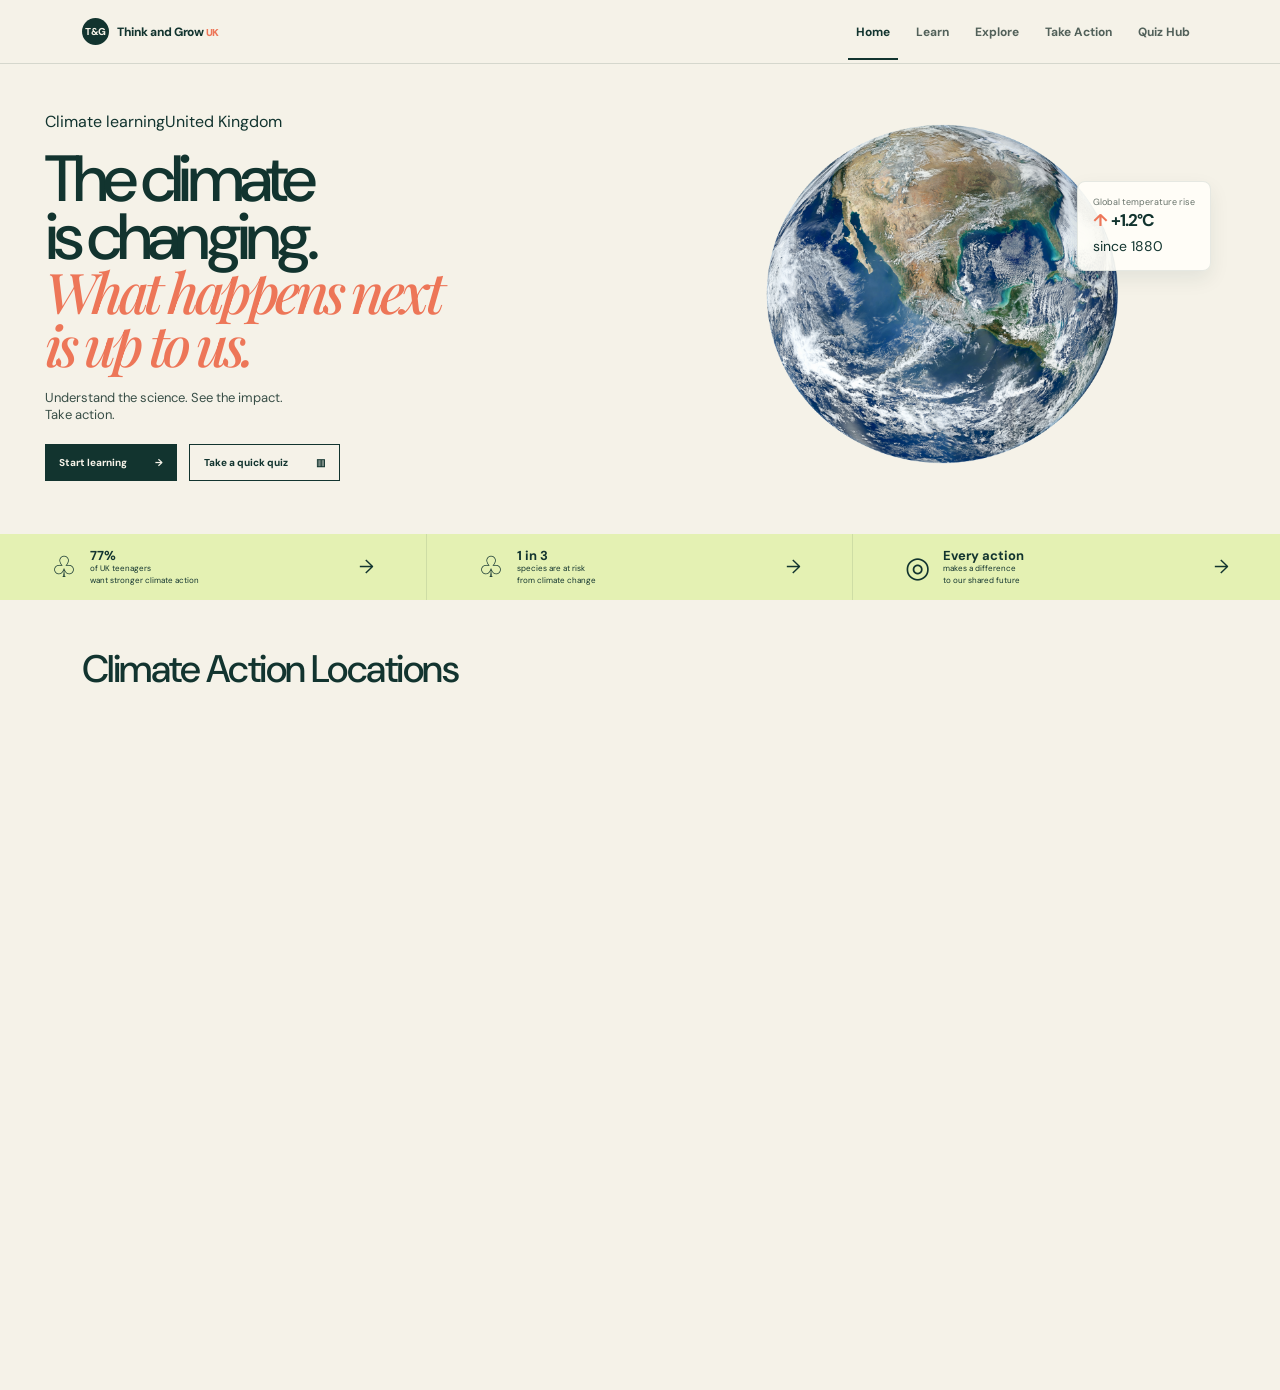
<file: Think and Grow/Think & Grow/Index.html>
<!DOCTYPE html>
<html lang="en">

<head>
  <meta charset="UTF-8">
  <meta name="viewport" content="width=device-width, initial-scale=1.0">
  <title>Think and Grow</title>

  <link rel="stylesheet" href="https://cdn.jsdelivr.net/npm/bootstrap@5.3.3/dist/css/bootstrap.min.css">
  <link
    href="https://fonts.googleapis.com/css2?family=DM+Sans:wght@400;500;700;800&family=Playfair+Display:ital,wght@0,500;1,500&display=swap"
    rel="stylesheet">
  <link rel="stylesheet" href="CSS/style.css">
</head>

<body>
  <!-- The header gives visitors a clear way to move around the website. -->
  <header class="site-header navbar navbar-expand-lg" data-bs-theme="light">
    <div class="container">
    <a class="brand navbar-brand" href="#top" aria-label="Think and Grow home">
      <span class="brand-icon">T&amp;G</span>
      <span>Think and Grow <b>UK</b></span>
    </a>

    <button class="navbar-toggler" type="button" data-bs-toggle="collapse" data-bs-target="#mainNav" aria-controls="mainNav" aria-label="Toggle navigation" aria-expanded="false">
      <span class="navbar-toggler-icon"></span>
    </button>
    <nav class="main-nav navbar-collapse collapse" id="mainNav" aria-label="Main navigation">
      <div class="navbar-nav ms-auto">
        <a class="nav-link current" aria-current="page" href="#top">Home</a>
        <a class="nav-link" href="Pages/Learn.html">Learn</a>
        <a class="nav-link" href="Pages/explore.html">Explore</a>
        <a class="nav-link" href="Pages/take_action.html">Take Action</a>
        <a class="nav-link" href="Pages/quiz.html">Quiz Hub</a>
      </div>
    </nav>
    </div>
  </header>

  <!-- First page section: this is the main area visitors see first. -->
  <main id="top">
    <section class="hero-shell" aria-labelledby="hero-title">
      <div class="hero container row align-items-center">
        <div class="hero-copy col-lg-6">
        <p class="hero-kicker"><span>Climate learning</span><span>United Kingdom</span></p>
        <h1 id="hero-title">The climate<br>is changing.<br><em>What happens next<br>is up to us.</em></h1>
        <p class="hero-introduction">Understand the science. See the impact.<br>Take action.</p>
        <div class="hero-buttons">
          <a class="button button-dark" href="Pages/Learn.html">Start learning <span>→</span></a>
          <a class="button button-light" href="Pages/quiz.html">Take a quick quiz <span>▥</span></a>
        </div>
      </div>

      <div class="planet-area col-lg-6" aria-label="An illustration of Earth and global warming">
        <div class="planet-stage">
          <img src="Assets/planet.png" alt="The Earth seen from space" class="planet-image">
          <div class="temperature-card"><span>Global temperature rise</span><strong>↑ +1.2°C</strong><small>since 1880</small>
          </div>
        </div>
      </div>
      </div>
    </section>

    <!-- These three facts form the bottom strip shown in the reference image. -->
    <section class="fact-strip row g-0" aria-label="Climate facts">
      <article class="fact col-md-4"><span class="fact-icon">♧</span>
        <p><strong>77%</strong><br><small>of UK teenagers<br>want stronger climate action</small></p><span
          class="fact-arrow">→</span>
      </article>
      <article class="fact col-md-4"><span class="fact-icon">♧</span>
        <p><strong>1 in 3</strong><br><small>species are at risk<br>from climate change</small></p><span
          class="fact-arrow">→</span>
      </article>
      <article class="fact col-md-4"><span class="fact-icon">◎</span>
        <p><strong>Every action</strong><br><small>makes a difference<br>to our shared future</small></p><span
          class="fact-arrow">→</span>
      </article>
    </section>
    <section class="map-section container py-5">
      <h2>Climate Action Locations</h2>
      <div class="ratio ratio-16x9 mt-4">
        <iframe title="Climate action locations map" src="https://www.google.com/maps/d/embed?mid=1jp8JQKVLphI-rudFCuaHUdrnlu5DNk4&amp;usp=sharing" loading="lazy" allowfullscreen></iframe>
      </div>
    </section>
  </main>

  <script src="https://cdn.jsdelivr.net/npm/bootstrap@5.3.3/dist/js/bootstrap.bundle.min.js"></script>
  <script src="JS/script.js"></script>
 
</body>

</html>
</file>
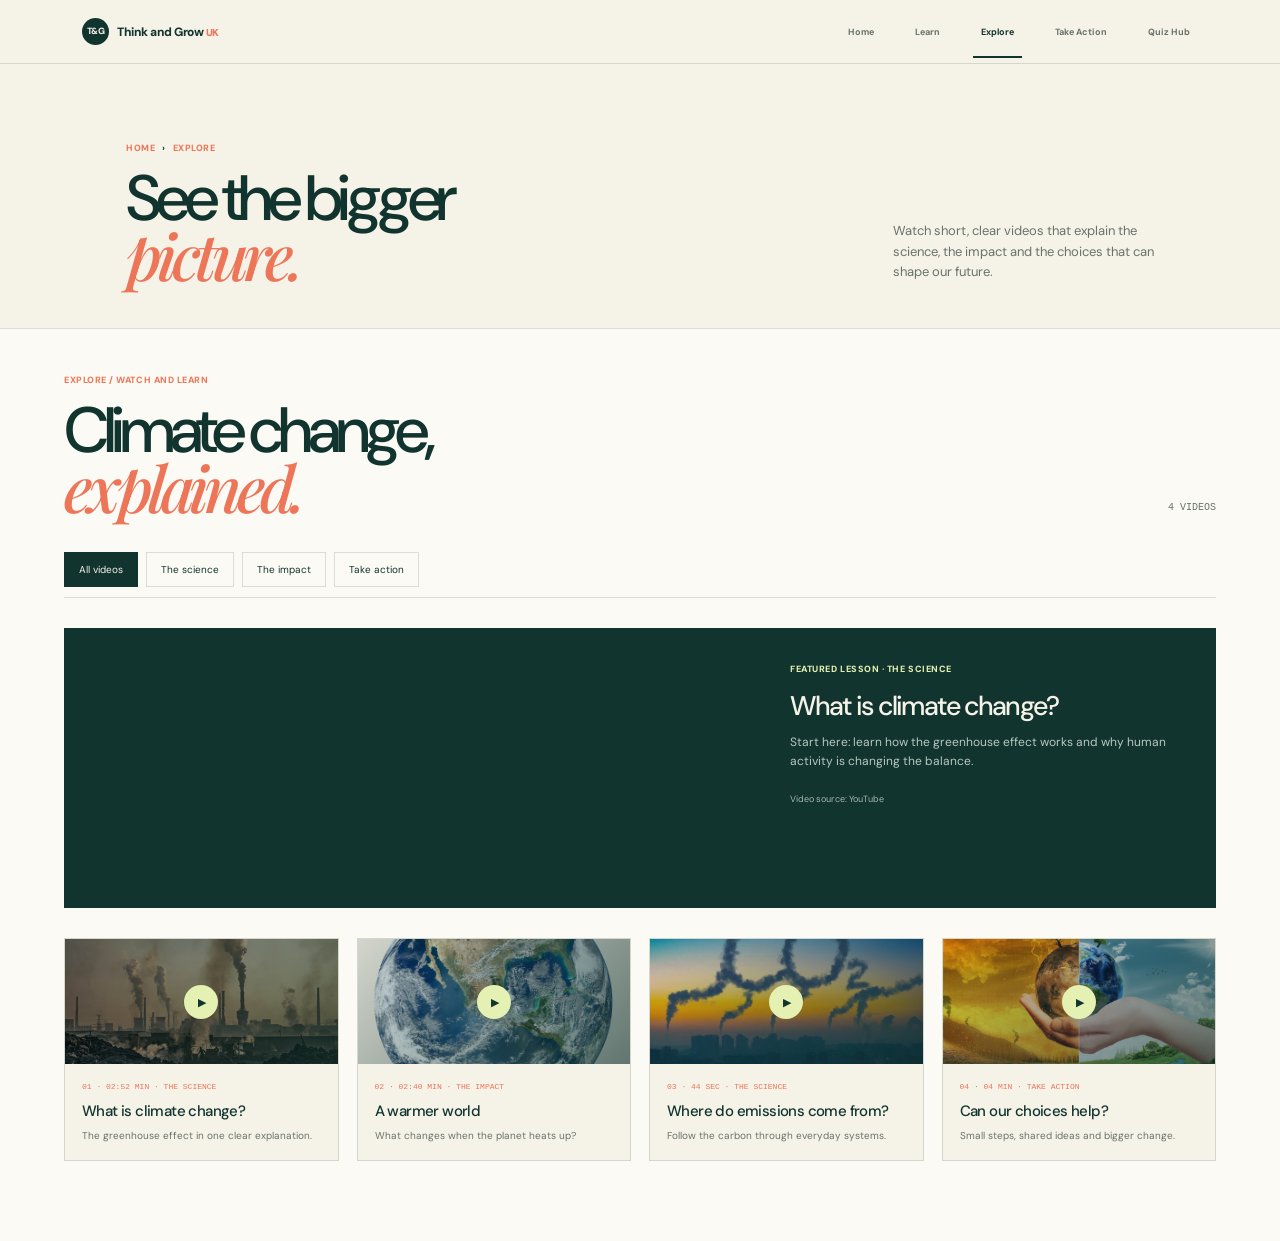
<file: Think and Grow/Think & Grow/Pages/explore.html>
<!DOCTYPE html>
<html lang="en-GB">

<head>
    <meta charset="UTF-8">
    <meta name="viewport" content="width=device-width, initial-scale=1.0">
    <meta name="description" content="Explore climate change videos for students.">
    <title>Explore Videos | Think and Grow</title>
    <link rel="stylesheet" href="https://cdn.jsdelivr.net/npm/bootstrap@5.3.3/dist/css/bootstrap.min.css">
    <link rel="preconnect" href="https://fonts.googleapis.com">
    <link rel="preconnect" href="https://fonts.gstatic.com" crossorigin>
    <link
        href="https://fonts.googleapis.com/css2?family=DM+Sans:wght@400;500;700;800&family=Playfair+Display:ital,wght@0,500;1,500&display=swap"
        rel="stylesheet">
    <link rel="stylesheet" href="../CSS/explore.css">
</head>

<body>
    <!-- Shared site header. The links can be connected to future pages later. -->
        <header class="site-header navbar navbar-expand-lg" data-bs-theme="light">
            <div class="container">
                <a class="brand navbar-brand" href="../Index.html" aria-label="Think and Grow home"><span
                class="brand-icon">T&amp;G</span><span>Think and Grow <b>UK</b></span></a>
                <button class="navbar-toggler" type="button" data-bs-toggle="collapse" data-bs-target="#mainNav" aria-controls="mainNav" aria-label="Toggle navigation" aria-expanded="false"><span class="navbar-toggler-icon"></span></button>
                <nav class="main-nav navbar-collapse collapse" id="mainNav" aria-label="Main navigation">
                    <div class="navbar-nav ms-auto">
                        <a class="nav-link" href="../Index.html">Home</a><a class="nav-link" href="Learn.html">Learn</a><a class="nav-link current" aria-current="page" href="explore.html">Explore</a><a class="nav-link" href="take_action.html">Take Action</a><a class="nav-link" href="quiz.html">Quiz Hub</a>
                    </div>
                </nav>
            </div>
    </header>

    <main>
        <section class="explore-intro container row g-4 align-items-end" aria-labelledby="pageTitle">
            <div class="col-md-7">
                <p class="breadcrumb"><a href="../Index.html">Home</a> <span>›</span> Explore</p>
                <h1 id="pageTitle">See the bigger<br><em>picture.</em></h1>
            </div>
            <p class="col-md-4 ms-auto">Watch short, clear videos that explain the science, the impact and the choices that can shape our future.
            </p>
        </section>

        <section class="video-section" aria-labelledby="videoTitle">
            <div class="section-heading">
                <div>
                    <p class="label">Explore / Watch and learn</p>
                    <h2 id="videoTitle">Climate change,<br><em>explained.</em></h2>
                </div>
                <p class="video-count" id="videoCount">4 videos</p>
            </div>
            <div class="topic-filters" aria-label="Filter videos by topic"><button class="filter-button active"
                    data-filter="all">All videos</button><button class="filter-button" data-filter="science">The
                    science</button><button class="filter-button" data-filter="impact">The impact</button><button
                    class="filter-button" data-filter="action">Take action</button></div>

                <div class="featured-video" id="featuredVideo">
                    <!-- The YouTube link is embedded here as the featured lesson video. -->
                    <div class="video-embed">
                        <iframe src="https://www.youtube.com/embed/bjwmrg__ZVw?rel=0" title="What is climate change?"
                            allow="accelerometer; autoplay; clipboard-write; encrypted-media; gyroscope; picture-in-picture; web-share"
                            allowfullscreen></iframe>
                    </div>
                <div class="featured-info">
                    <p class="label">Featured lesson · <span id="featuredTopic">The science</span></p>
                    <h3 id="featuredTitle">What is climate change?</h3>
                    <p id="featuredDescription">Start here: learn how the greenhouse effect works and why human activity
                        is changing the balance.</p>
                        <p class="video-note">Video source: YouTube</p>
                </div>
            </div>

            <div class="video-grid" id="videoGrid">
                <article class="video-card" data-topic="science" data-video-url="https://www.youtube.com/embed/bjwmrg__ZVw?rel=0" data-title="What is climate change?"
                    data-description="Start here: learn how the greenhouse effect works and why human activity is changing the balance."
                    data-label="The science">
                    <button class="card-image video-select" aria-label="Select What is climate change"><span
                            class="play-small">▶</span></button>
                    <div class="card-content">
                        <p class="card-meta">01 · 02:52 MIN · The science</p>
                        <h3>What is climate change?</h3>
                        <p>The greenhouse effect in one clear explanation.</p>
                    </div>
                </article>
                <article class="video-card" data-topic="impact" data-video-url="https://www.youtube.com/embed/qWoiBpfvdx0?rel=0" data-title="A warmer world"
                    data-description="See how rising temperatures affect weather, oceans, wildlife and communities around the world."
                    data-label="The impact">
                        <button class="card-image impact-image video-select" aria-label="Select A warmer world"><span
                            class="play-small">▶</span></button>
                    <div class="card-content">
                        <p class="card-meta">02 · 02:40 MIN · The impact</p>
                        <h3>A warmer world</h3>
                        <p>What changes when the planet heats up?</p>
                    </div>
                </article>
                <article class="video-card" data-topic="science" data-video-url="https://www.youtube.com/embed/FvUJpiWPeXo?rel=0" data-title="Where do emissions come from?"
                    data-description="Explore the main sources of greenhouse gases: energy, transport, food and land use."
                    data-label="The science">
                    <button class="card-image emissions-image video-select"
                        aria-label="Select Where do emissions come from"><span class="play-small">▶</span></button>
                    <div class="card-content">
                        <p class="card-meta">03 · 44 SEC · The science</p>
                        <h3>Where do emissions come from?</h3>
                        <p>Follow the carbon through everyday systems.</p>
                    </div>
                </article>
                <article class="video-card" data-topic="action" data-video-url="https://www.youtube.com/embed/4v0doLyJyr0?rel=0" data-title="Can our choices help?"
                    data-description="Discover practical ways students can reduce emissions, build a greener future and use their voice."
                    data-label="Take action">
                    <button class="card-image action-image video-select" aria-label="Select Can our choices help"><span
                            class="play-small">▶</span></button>
                    <div class="card-content">
                        <p class="card-meta">04 · 04 min · Take action</p>
                        <h3>Can our choices help?</h3>
                        <p>Small steps, shared ideas and bigger change.</p>
                    </div>
                </article>
            </div>
        </section>
    </main>
    <script src="https://cdn.jsdelivr.net/npm/bootstrap@5.3.3/dist/js/bootstrap.bundle.min.js"></script>
    <script src="../JS/explore.js"></script>
</body>

</html>
</file>
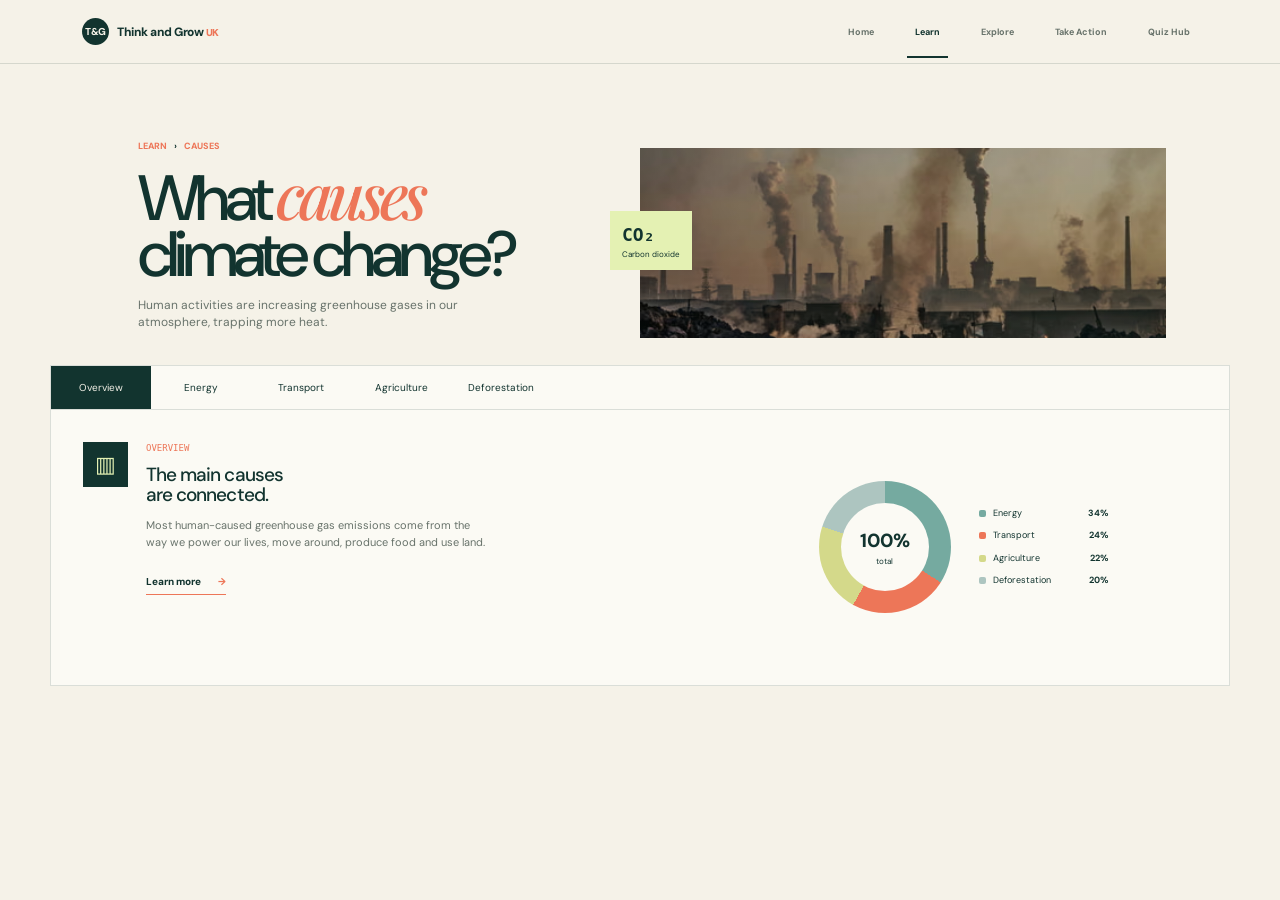
<file: Think and Grow/Think & Grow/Pages/Learn.html>
<!DOCTYPE html>
<html lang="en-GB">
<head>
	<meta charset="UTF-8">
	<meta name="viewport" content="width=device-width, initial-scale=1.0">
	<meta name="description" content="Learn about the main human causes of climate change.">
	<title>Learn the Causes | Think and Grow</title>

	<link rel="stylesheet" href="https://cdn.jsdelivr.net/npm/bootstrap@5.3.3/dist/css/bootstrap.min.css">
	<link href="https://fonts.googleapis.com/css2?family=DM+Sans:wght@400;500;700;800&family=Playfair+Display:ital,wght@0,500;1,500&display=swap" rel="stylesheet">
	<link rel="stylesheet" href="../CSS/Learn.css">
</head>
<body>
	<!-- This header keeps the Learn page connected to the home page. -->
	<header class="site-header navbar navbar-expand-lg" data-bs-theme="light">
		<div class="container">
			<a class="brand navbar-brand" href="../Index.html" aria-label="Think and Grow home"><span class="brand-icon">T&amp;G</span><span>Think and Grow <b>UK</b></span></a>
			<button class="navbar-toggler" type="button" data-bs-toggle="collapse" data-bs-target="#mainNav" aria-controls="mainNav" aria-label="Toggle navigation" aria-expanded="false"><span class="navbar-toggler-icon"></span></button>
			<nav class="main-nav navbar-collapse collapse" id="mainNav" aria-label="Main navigation">
				<div class="navbar-nav ms-auto">
					<a class="nav-link" href="../Index.html">Home</a><a class="nav-link current" aria-current="page" href="Learn.html">Learn</a><a class="nav-link" href="explore.html">Explore</a><a class="nav-link" href="take_action.html">Take Action</a><a class="nav-link" href="quiz.html">Quiz Hub</a>
				</div>
			</nav>
		</div>
	</header>

	<main>
		<section class="learn-hero container row g-5 align-items-center" aria-labelledby="pageTitle">
			<div class="intro-copy col-md-6"><p class="breadcrumb"><a href="../Index.html">Learn</a> <span>›</span> Causes</p><h1 id="pageTitle">What <em>causes</em><br>climate change?</h1><p>Human activities are increasing greenhouse gases in our atmosphere, trapping more heat.</p></div>
			<div class="factory-image col-md-6" role="img" aria-label="Smoke rising from factory chimneys"><div class="co2-label"><strong>CO₂</strong><span>Carbon dioxide</span></div></div>
		</section>

		<section class="causes-dashboard" aria-labelledby="dashboardTitle">
			<h2 id="dashboardTitle" class="sr-only">Climate change causes dashboard</h2>
			<div class="category-tabs" role="tablist" aria-label="Causes of climate change">
				<button class="category-tab active" id="overviewTab" role="tab" aria-selected="true" aria-controls="overviewPanel" data-category="overview">Overview</button>
				<button class="category-tab" id="energyTab" role="tab" aria-selected="false" aria-controls="categoryPanel" data-category="energy">Energy</button>
				<button class="category-tab" id="transportTab" role="tab" aria-selected="false" aria-controls="categoryPanel" data-category="transport">Transport</button>
				<button class="category-tab" id="agricultureTab" role="tab" aria-selected="false" aria-controls="categoryPanel" data-category="agriculture">Agriculture</button>
				<button class="category-tab" id="deforestationTab" role="tab" aria-selected="false" aria-controls="categoryPanel" data-category="deforestation">Deforestation</button>
			</div>

			<div class="overview-panel" id="overviewPanel" role="tabpanel" aria-labelledby="overviewTab">
				<div class="category-explanation"><span class="factory-icon">▥</span><div><p class="label">Overview</p><h3>The main causes<br>are connected.</h3><p class="explanation-text">Most human-caused greenhouse gas emissions come from the way we power our lives, move around, produce food and use land.</p><button class="learn-more" data-category="energy">Learn more <span>→</span></button></div></div>
				<div class="overview-chart"><div class="donut overview-donut"><span>100%<small>total</small></span></div><div class="legend"><p><i class="energy"></i>Energy <b>34%</b></p><p><i class="transport"></i>Transport <b>24%</b></p><p><i class="agriculture"></i>Agriculture <b>22%</b></p><p><i class="deforestation"></i>Deforestation <b>20%</b></p></div></div>
			</div>

			<div class="category-panel hidden" id="categoryPanel" role="tabpanel" aria-live="polite" aria-labelledby="energyTab">
				<div class="category-explanation"><span class="factory-icon" id="categoryIcon">▥</span><div><p class="label" id="categoryLabel">Energy</p><h3 id="categoryTitle">Energy production<br>burns fossil fuels.</h3><p class="explanation-text" id="categoryDescription">Burning coal, oil and gas to make electricity and heat releases large amounts of carbon dioxide into the atmosphere.</p><button class="learn-more" id="nextFact">Explore another cause <span>→</span></button></div></div>
				<div class="category-chart"><div class="donut" id="categoryDonut"><span id="categoryPercent">34%<small>of emissions</small></span></div><div class="chart-copy"><p class="chart-kicker">Grouped estimate · 2026 edition</p><h3 id="chartTitle">Energy</h3><p id="chartSummary">The biggest share in this learning model.</p><div class="bar"><span id="categoryBar"></span></div><p class="source-note">Percentages are rounded educational estimates based on recent global greenhouse-gas sector data. Categories are grouped to make comparison easier.</p></div></div>
			</div>
		</section>
	</main>

	<script src="https://cdn.jsdelivr.net/npm/bootstrap@5.3.3/dist/js/bootstrap.bundle.min.js"></script>
	<script src="../JS/Learn.js"></script>
</body>
</html>
</file>
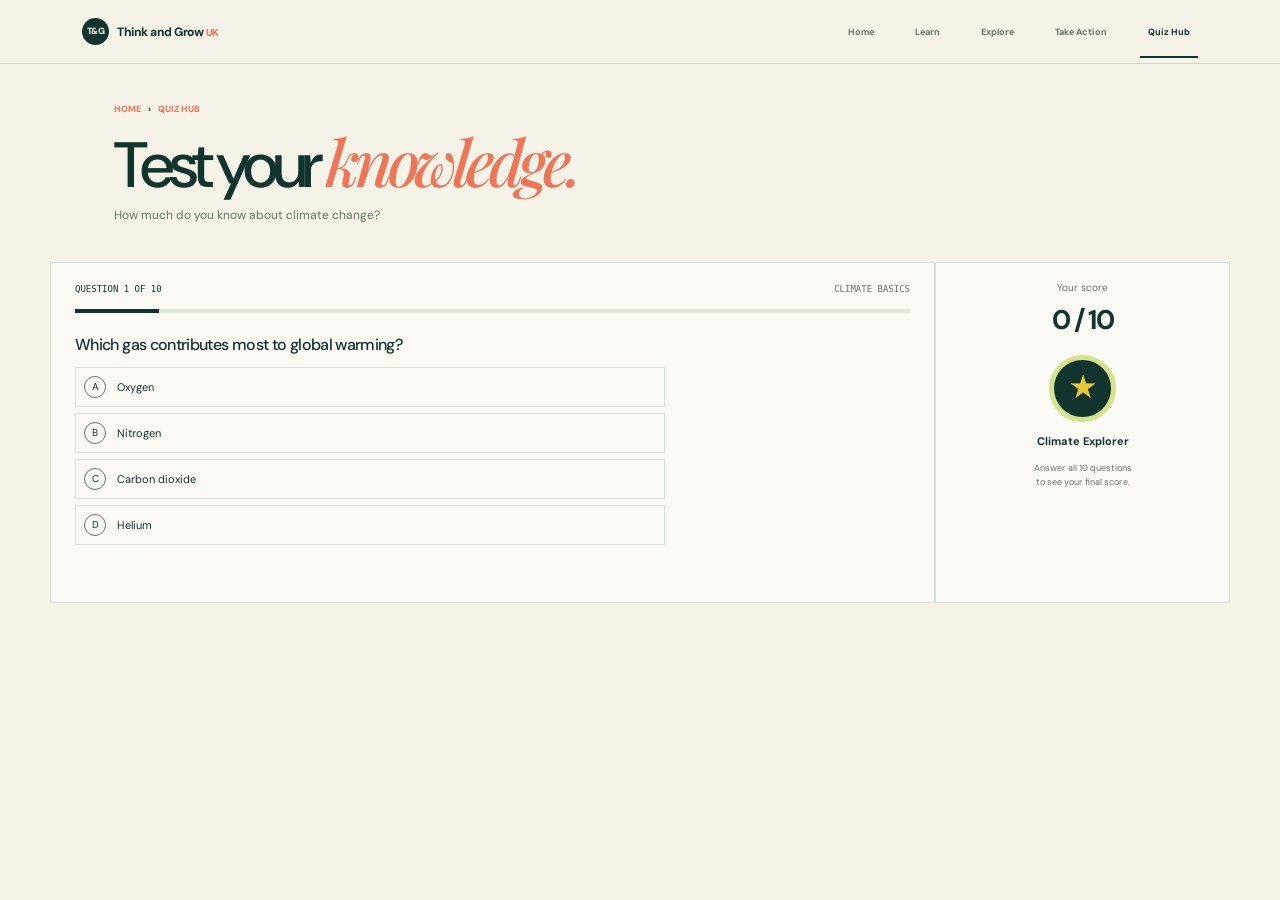
<file: Think and Grow/Think & Grow/Pages/quiz.html>
<!DOCTYPE html>
<html lang="en-GB">

<head>
    <meta charset="UTF-8">
    <meta name="viewport" content="width=device-width, initial-scale=1.0">
    <meta name="description" content="Test your climate change and geography knowledge.">
    <title>Quiz Hub | Think and Grow</title>
    <link rel="stylesheet" href="https://cdn.jsdelivr.net/npm/bootstrap@5.3.3/dist/css/bootstrap.min.css">
    <link rel="preconnect" href="https://fonts.googleapis.com">
    <link rel="preconnect" href="https://fonts.gstatic.com" crossorigin>
    <link
        href="https://fonts.googleapis.com/css2?family=DM+Sans:wght@400;500;700;800&family=Playfair+Display:ital,wght@0,500;1,500&display=swap"
        rel="stylesheet">
    <link rel="stylesheet" href="../CSS/quiz.css">
</head>

<body>
        <header class="site-header navbar navbar-expand-lg" data-bs-theme="light">
            <div class="container">
                <a class="brand navbar-brand" href="../Index.html" aria-label="Think and Grow home"><span
                class="brand-icon">T&amp;G</span><span>Think and Grow <b>UK</b></span></a>
                <button class="navbar-toggler" type="button" data-bs-toggle="collapse" data-bs-target="#mainNav" aria-controls="mainNav" aria-label="Toggle navigation" aria-expanded="false"><span class="navbar-toggler-icon"></span></button>
                <nav class="main-nav navbar-collapse collapse" id="mainNav" aria-label="Main navigation">
                    <div class="navbar-nav ms-auto">
                        <a class="nav-link" href="../Index.html">Home</a><a class="nav-link" href="Learn.html">Learn</a><a class="nav-link" href="explore.html">Explore</a><a class="nav-link" href="take_action.html">Take Action</a><a class="nav-link current" aria-current="page" href="quiz.html">Quiz Hub</a>
                    </div>
                </nav>
            </div>
    </header>

    <main>
        <section class="quiz-intro container" aria-labelledby="pageTitle">
            <div>
                <p class="breadcrumb"><a href="../Index.html">Home</a> <span>›</span> Quiz Hub</p>
                <h1 id="pageTitle">Test your <em>knowledge.</em></h1>
                <p>How much do you know about climate change?</p>
            </div>
        </section>

        <section class="quiz-layout container row g-3" aria-labelledby="quizTitle">
            <div class="quiz-card col-md-9">
                <div class="quiz-topline"><span id="questionNumber">Question 1 of 10</span><span
                        id="questionTopic">Climate basics</span></div>
                <div class="progress-track"><span id="progressBar"></span></div>
                <h2 id="quizTitle">Which gas contributes most to global warming?</h2>
                <div class="answer-list" id="answerList"></div>
                <p class="feedback" id="feedback" aria-live="polite"></p>
                <button class="next-button hidden" id="nextButton">Next question <span>→</span></button>
            </div>
            <aside class="score-card col-md-3" aria-label="Your quiz score">
                <p>Your score</p><strong id="score">0 / 10</strong>
                <div class="badge">★</div><b id="scoreLabel">Climate Explorer</b><small>Answer all 10 questions<br>to
                    see your final score.</small>
            </aside>
        </section>
    </main>
    <script src="https://cdn.jsdelivr.net/npm/bootstrap@5.3.3/dist/js/bootstrap.bundle.min.js"></script>
    <script src="../JS/quiz.js"></script>
</body>

</html>
</file>
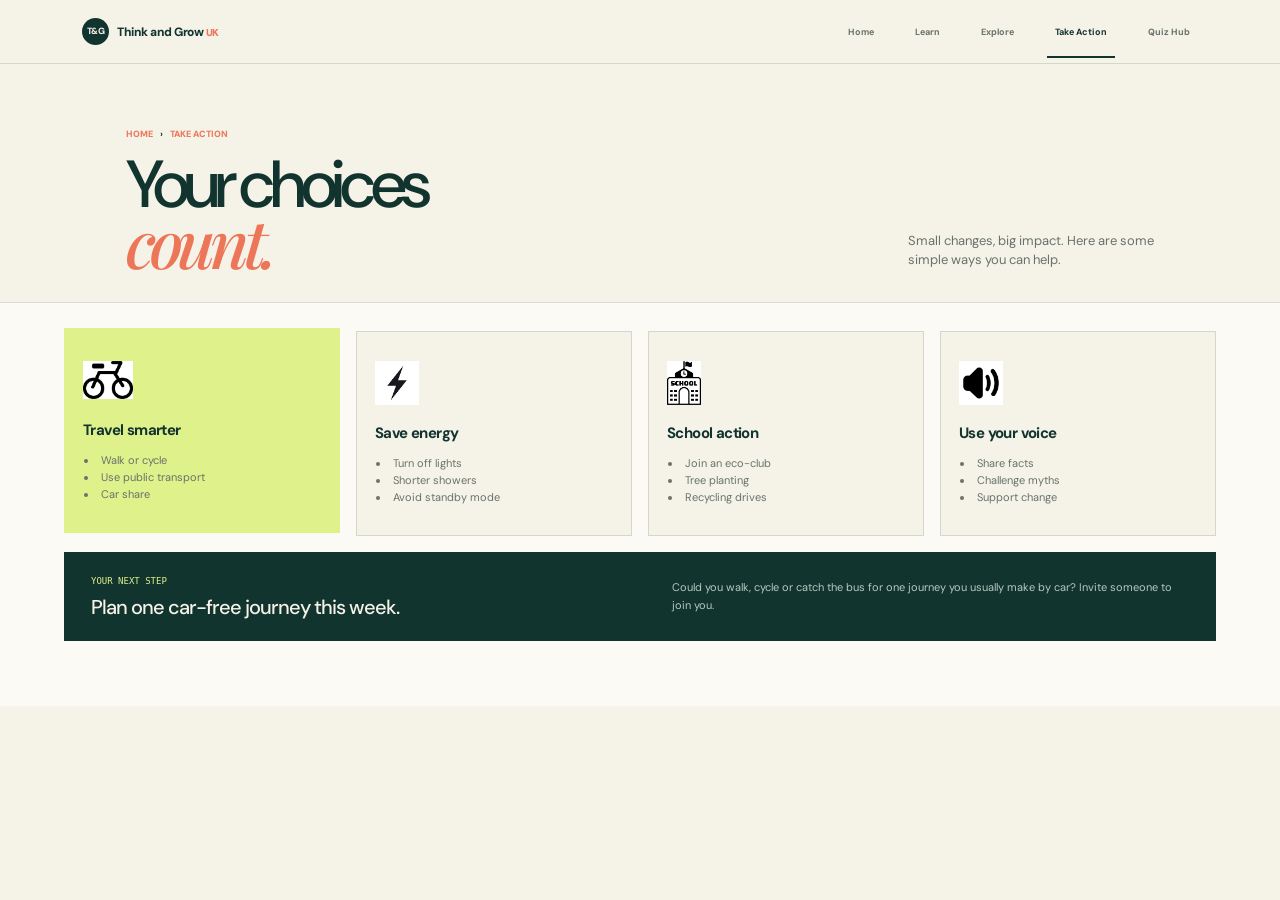
<file: Think and Grow/Think & Grow/Pages/take_action.html>
<!DOCTYPE html>
<html lang="en-GB">

<head>
    <meta charset="UTF-8">
    <meta name="viewport" content="width=device-width, initial-scale=1.0">
    <meta name="description" content="Practical climate actions for students.">
    <title>Take Action | Think and Grow</title>
    <link rel="stylesheet" href="https://cdn.jsdelivr.net/npm/bootstrap@5.3.3/dist/css/bootstrap.min.css">
    <link rel="preconnect" href="https://fonts.googleapis.com">
    <link rel="preconnect" href="https://fonts.gstatic.com" crossorigin>
    <link
        href="https://fonts.googleapis.com/css2?family=DM+Sans:wght@400;500;700;800&family=Playfair+Display:ital,wght@0,500;1,500&display=swap"
        rel="stylesheet">
    <link rel="stylesheet" href="../CSS/take_action.css">
</head>

<body>
    <!-- Shared header: the Think and Grow logo stays consistent across pages. -->
        <header class="site-header navbar navbar-expand-lg" data-bs-theme="light">
            <div class="container">
                <a class="brand navbar-brand" href="../Index.html" aria-label="Think and Grow home"><span
                class="brand-icon">T&amp;G</span><span>Think and Grow <b>UK</b></span></a>
                <button class="navbar-toggler" type="button" data-bs-toggle="collapse" data-bs-target="#mainNav" aria-controls="mainNav" aria-label="Toggle navigation" aria-expanded="false"><span class="navbar-toggler-icon"></span></button>
                <nav class="main-nav navbar-collapse collapse" id="mainNav" aria-label="Main navigation">
                    <div class="navbar-nav ms-auto">
                        <a class="nav-link" href="../Index.html">Home</a><a class="nav-link" href="Learn.html">Learn</a><a class="nav-link" href="explore.html">Explore</a><a class="nav-link current" aria-current="page" href="take_action.html">Take Action</a><a class="nav-link" href="quiz.html">Quiz Hub</a>
                    </div>
                </nav>
            </div>
    </header>

    <main>
        <section class="action-intro container row g-4 align-items-end" aria-labelledby="pageTitle">
            <div class="col-md-7">
                <p class="breadcrumb"><a href="../Index.html">Home</a> <span>›</span> Take Action</p>
                <h1 id="pageTitle">Your choices<br><em>count.</em></h1>
            </div>
            <p class="col-md-4 ms-auto">Small changes, big impact. Here are some simple ways you can help.</p>
        </section>

        <section class="action-section" aria-labelledby="actionTitle">
            <h2 id="actionTitle" class="sr-only">Climate actions students can take</h2>
            <div class="action-grid">
                <button class="action-card selected" data-action="travel" aria-pressed="true"><img class="action-icon"
                        src="../Assets/bike.png" alt=""> <strong>Travel smarter</strong>
                    <ul>
                        <li>Walk or cycle</li>
                        <li>Use public transport</li>
                        <li>Car share</li>
                    </ul>
                </button>
                <button class="action-card" data-action="energy" aria-pressed="false"><img class="action-icon"
                        src="../Assets/energy.jpg" alt=""> <strong>Save energy</strong>
                    <ul>
                        <li>Turn off lights</li>
                        <li>Shorter showers</li>
                        <li>Avoid standby mode</li>
                    </ul>
                </button>
                <button class="action-card" data-action="school" aria-pressed="false"><img class="action-icon"
                        src="../Assets/school.png" alt=""> <strong>School action</strong>
                    <ul>
                        <li>Join an eco-club</li>
                        <li>Tree planting</li>
                        <li>Recycling drives</li>
                    </ul>
                </button>
                <button class="action-card" data-action="voice" aria-pressed="false"><img class="action-icon"
                        src="../Assets/voice.jpg" alt=""> <strong>Use your voice</strong>
                    <ul>
                        <li>Share facts</li>
                        <li>Challenge myths</li>
                        <li>Support change</li>
                    </ul>
                </button>
            </div>
            <div class="action-tip" id="actionTip" aria-live="polite">
                <div>
                    <p class="tip-label">Your next step</p>
                    <h3>Plan one car-free journey this week.</h3>
                </div>
                <p>Could you walk, cycle or catch the bus for one journey you usually make by car? Invite someone to
                    join you.</p>
            </div>
        </section>
    </main>
    <script src="https://cdn.jsdelivr.net/npm/bootstrap@5.3.3/dist/js/bootstrap.bundle.min.js"></script>
    <script src="../JS/take_action.js"></script>
</body>

</html>
</file>
<file: Think and Grow/Think & Grow/CSS/style.css>
/* Colour and spacing variables make the design easier to change later. */
:root {
    --dark-green: #12342f;
    --cream: #f5f2e8;
    --pale-green: #e4f1b3;
    --coral: #ed7658;
    --muted: #68736b;
    --line: rgba(18, 52, 47, .14);
}
* {
    box-sizing: border-box;
}

html {
    scroll-behavior: smooth;
}

body {
    background: var(--cream);
    color: var(--dark-green);
    font-family: "DM Sans", sans-serif;
    margin: 0;
    padding-bottom: 0;
}

a {
    color: inherit;
    text-decoration: none;
}

button {
    color: inherit;
    cursor: pointer;
    font: inherit;
}

.large-text {
    font-size: 110%;
}

.large-text .hero-introduction,
.large-text .fact p {
    font-size: 1.05em;
}

/* Header */
.site-header {
    background: var(--cream);
    border-bottom: 1px solid var(--line);
    min-height: 64px;
    padding: 0;
    position: relative;
    z-index: 5;
}

.brand {
    align-items: center;
    display: flex;
    font-size: 12px;
    font-weight: 800;
    gap: 8px;
    letter-spacing: -.04em;
}

.brand.navbar-brand {
    color: var(--dark-green);
    margin: 0;
}

.brand b {
    color: var(--coral);
    font-size: 10px;
    text-transform: uppercase;
}

.brand-icon {
    align-items: center;
    background: var(--dark-green);
    border-radius: 50%;
    color: var(--cream);
    display: flex;
    font-size: 10px;
    height: 27px;
    justify-content: center;
    width: 27px;
}

.main-nav {
    display: block;
    flex-grow: 1;
}

.main-nav .navbar-nav {
    gap: 10px;
}

.main-nav a {
    color: #52615a;
    font-size: 12px;
    font-weight: 700;
    padding: 20px 12px 17px;
}

.main-nav a:hover,
.main-nav a.current {
    border-bottom: 2px solid var(--dark-green);
    color: var(--dark-green);
}

.navbar-toggler {
    border-color: var(--line);
}

.accessibility-button {
    background: var(--dark-green);
    border: 0;
    border-radius: 20px;
    color: var(--cream);
    font-size: 9px;
    padding: 8px 13px;
}

/* Hero section */
.hero {
    margin: 0 auto;
    max-width: 1320px;
    min-height: 470px;
    overflow: hidden;
    padding: 28px 3.5vw 20px;
}

.hero-copy {
    align-self: center;
    padding: 10px 0 25px;
    position: relative;
    z-index: 1;
}

.hero-links {
    color: var(--coral);
    font-size: 9px;
    font-weight: 800;
    letter-spacing: .06em;
    margin: 0 0 17px;
    text-transform: uppercase;
}

.hero-links span {
    margin: 0 7px;
}

h1 {
    font-size: clamp(46px, 5.1vw, 72px);
    letter-spacing: -.075em;
    line-height: .88;
    margin: 0 0 18px;
}

h1 em {
    color: var(--coral);
    display: block;
    font-family: "Playfair Display", Georgia, serif;
    font-size: .86em;
    font-weight: 500;
    letter-spacing: -.08em;
    line-height: .94;
}

.hero-introduction {
    color: #384e46;
    font-size: 13px;
    line-height: 1.35;
    margin-bottom: 20px;
}

.hero-buttons {
    display: flex;
    gap: 12px;
}

.button {
    align-items: center;
    display: inline-flex;
    font-size: 10px;
    font-weight: 800;
    gap: 28px;
    padding: 10px 14px;
}

.button-dark {
    background: var(--dark-green);
    color: var(--cream);
}

.button-light {
    border: 1px solid var(--dark-green);
}

.button:hover {
    transform: translateY(-2px);
}

.planet-area {
    min-height: 420px;
    position: relative;
}

.planet-image {
    height: 390px;
    object-fit: contain;
    position: absolute;
    right: 3%;
    top: 5px;
    width: 92%;
    z-index: 1;
}

.temperature-card {
    background: rgba(255, 254, 248, .92);
    border: 1px solid rgba(18, 52, 47, .1);
    border-radius: 8px;
    box-shadow: 0 8px 20px rgba(18, 52, 47, .08);
    padding: 12px 15px;
    position: absolute;
    right: 4%;
    top: 88px;
    z-index: 2;
}

.temperature-card strong {
    display: block;
    font-size: 17px;
    letter-spacing: -.05em;
}

.temperature-card strong:first-letter {
    color: var(--coral);
}

.temperature-card span {
    color: var(--muted);
    display: block;
    font-size: 9px;
    line-height: 1.25;
    margin-top: 3px;
}

.arrow-line {
    color: #b9dd42;
    font-size: 70px;
    font-weight: 300;
    position: absolute;
    right: 13%;
    top: 185px;
    transform: rotate(-25deg);
    z-index: 3;
}

.leaf {
    color: rgba(113, 139, 106, .42);
    font-size: 130px;
    line-height: .5;
    position: absolute;
    transform: rotate(35deg);
}

.leaf-left {
    bottom: 20px;
    left: 2%;
}

.leaf-right {
    bottom: 35px;
    right: 0;
    transform: rotate(-45deg);
}

/* The fact strip */
.fact-strip {
    background: var(--pale-green);
}

.fact {
    align-items: center;
    border-right: 1px solid rgba(18, 52, 47, .1);
    display: flex;
    gap: 13px;
    min-height: 66px;
    padding: 10px 4vw;
}

.fact:last-child {
    border-right: 0;
}

.map-section h2 {
    font-size: clamp(1.75rem, 3vw, 2.5rem);
    letter-spacing: -.04em;
    line-height: 1.1;
}

.map-section iframe {
    border: 0;
}

.fact-icon {
    font-size: 29px;
    line-height: 1;
}

.fact p {
    font-size: 11px;
    line-height: 1.05;
    margin: 0;
}

.fact strong {
    font-size: 13px;
}

.fact small {
    font-size: 8px;
}

.fact-arrow {
    font-size: 19px;
    margin-left: auto;
}

/* Simple mobile layout */
@media (max-width: 760px) {
    .main-nav a {
        padding: 10px 0;
    }

    .hero {
        padding: 26px 6vw 0;
    }

    .hero-copy {
        padding-bottom: 10px;
    }

    h1 {
        font-size: clamp(47px, 13vw, 66px);
    }

    .planet-area {
        min-height: 340px;
    }

    .planet-image {
        height: 315px;
        right: -4%;
        width: 108%;
    }

    .temperature-card {
        right: 1%;
        top: 50px;
    }

    .arrow-line {
        right: 12%;
        top: 150px;
    }

    .fact {
        border-bottom: 1px solid rgba(18, 52, 47, .1);
        border-right: 0;
        min-height: 58px;
        padding: 10px 6vw;
    }

    .fact:last-child {
        border-bottom: 0;
    }
}
</file>
<file: Think and Grow/Think & Grow/CSS/explore.css>
:root {
    --green: #12342f;
    --cream: #f5f2e8;
    --panel: #fbfaf4;
    --lime: #e4f1b3;
    --coral: #ed7658;
    --muted: #68736b;
    --line: rgba(18, 52, 47, .14);
}

* {
    box-sizing: border-box;
}

html {
    scroll-behavior: smooth;
}

body {
    background: var(--cream);
    color: var(--green);
    font-family: "DM Sans", sans-serif;
    margin: 0;
}

a {
    color: inherit;
    text-decoration: none;
}

button {
    color: inherit;
    cursor: pointer;
    font: inherit;
}

.large-text {
    font-size: 110%;
}

.site-header {
    border-bottom: 1px solid var(--line);
    min-height: 64px;
    padding: 0;
}

.brand {
    align-items: center;
    display: flex;
    font-size: 12px;
    font-weight: 800;
    gap: 8px;
    letter-spacing: -.04em;
}

.brand.navbar-brand {
    color: var(--green);
    margin: 0;
}

.brand b {
    color: var(--coral);
    font-size: 10px;
    text-transform: uppercase;
}

.brand-icon {
    align-items: center;
    background: var(--green);
    border-radius: 50%;
    color: var(--cream);
    display: flex;
    font-size: 9px;
    height: 27px;
    justify-content: center;
    width: 27px;
}

.main-nav {
    flex-grow: 1;
}

.main-nav .navbar-nav {
    gap: 25px;
}

.main-nav a {
    color: var(--muted);
    font-size: 9px;
    font-weight: 700;
    padding: 21px 12px 17px;
}

.main-nav a:hover,
.main-nav a.current {
    border-bottom: 2px solid var(--green);
    color: var(--green);
}

.accessibility-button {
    background: var(--green);
    border: 0;
    border-radius: 20px;
    color: var(--cream);
    font-size: 9px;
    padding: 8px 13px;
}

.explore-intro {
    align-items: end;
    display: flex;
    justify-content: space-between;
    margin: auto;
    max-width: 1180px;
    padding: 54px 5vw 40px;
}

.breadcrumb,
.label {
    color: var(--coral);
    font-family: "DM Sans", sans-serif;
    font-size: 9px;
    font-weight: 800;
    letter-spacing: .06em;
    margin: 0 0 15px;
    text-transform: uppercase;
}

.breadcrumb span {
    color: var(--green);
    margin: 0 7px;
}

h1,
h2 {
    font-size: clamp(42px, 5vw, 64px);
    letter-spacing: -.08em;
    line-height: .88;
    margin: 0;
}

h1 em,
h2 em {
    color: var(--coral);
    font-family: "Playfair Display", Georgia, serif;
    font-weight: 500;
}

.explore-intro>p {
    color: var(--muted);
    font-size: 13px;
    line-height: 1.6;
    margin: 0 0 5px;
    max-width: 285px;
}

.video-section {
    background: var(--panel);
    border-top: 1px solid var(--line);
    padding: 45px max(5vw, calc((100vw - 1180px) / 2)) 80px;
}

.section-heading {
    align-items: end;
    display: flex;
    justify-content: space-between;
}

.video-count {
    color: var(--muted);
    font-family: "DM Mono", monospace;
    font-size: 10px;
    margin: 0 0 5px;
    text-transform: uppercase;
}

.topic-filters {
    border-bottom: 1px solid var(--line);
    display: flex;
    gap: 8px;
    margin-top: 32px;
    overflow-x: auto;
    padding-bottom: 10px;
}

.filter-button {
    background: transparent;
    border: 1px solid var(--line);
    font-size: 10px;
    padding: 9px 14px;
    white-space: nowrap;
}

.filter-button:hover,
.filter-button.active {
    background: var(--green);
    border-color: var(--green);
    color: var(--cream);
}

.featured-video {
    background: var(--green);
    color: var(--cream);
    display: grid;
    grid-template-columns: 1.2fr .8fr;
    margin-top: 30px;
    min-height: 280px;
}

.video-embed {
    min-height: 280px;
}

.video-embed iframe {
    border: 0;
    display: block;
    height: 100%;
    min-height: 280px;
    width: 100%;
}

.play-circle {
    align-items: center;
    background: var(--lime);
    border-radius: 50%;
    color: var(--green);
    display: flex;
    font-size: 16px;
    height: 58px;
    justify-content: center;
    padding-left: 3px;
    width: 58px;
}

.featured-info {
    padding: 35px;
}

.featured-info .label {
    color: var(--lime);
    margin-bottom: 15px;
}

.featured-info h3 {
    font-size: 27px;
    letter-spacing: -.06em;
    line-height: 1.05;
    margin: 0 0 13px;
}

.featured-info>p:not(.label):not(.video-note) {
    color: #b8c8c0;
    font-size: 12px;
    line-height: 1.6;
}

.video-note {
    color: #a5b6ae;
    font-size: 9px;
    line-height: 1.5;
    margin: 22px 0 0;
}

.video-note b {
    color: var(--lime);
}

.video-grid {
    display: grid;
    gap: 18px;
    grid-template-columns: repeat(4, 1fr);
    margin-top: 30px;
}

.video-card {
    background: var(--cream);
    border: 1px solid var(--line);
    transition: transform .2s, border-color .2s;
}

.video-card:hover {
    border-color: var(--coral);
    transform: translateY(-3px);
}

.card-image {
    align-items: center;
    background: linear-gradient(135deg, rgba(18, 52, 47, .15), rgba(18, 52, 47, .65)), url("../Assets/factory.avif") center/cover;
    border: 0;
    display: flex;
    height: 125px;
    justify-content: center;
    width: 100%;
}

.impact-image {
    background-image: linear-gradient(135deg, rgba(18, 52, 47, .15), rgba(18, 52, 47, .65)), url("../Assets/planet.png");
}

.emissions-image {
    background-image: linear-gradient(135deg, rgba(18, 52, 47, .15), rgba(18, 52, 47, .65)), url("../Assets/C02.jpg");
}

.action-image {
    background-image: linear-gradient(135deg, rgba(18, 52, 47, .15), rgba(18, 52, 47, .65)), url("../Assets/choices.jpg");
}

.play-small {
    align-items: center;
    background: var(--lime);
    border-radius: 50%;
    color: var(--green);
    display: flex;
    font-size: 11px;
    height: 34px;
    justify-content: center;
    padding-left: 2px;
    width: 34px;
}

.card-content {
    padding: 17px;
}

.card-meta {
    color: var(--coral);
    font-family: "DM Mono", monospace;
    font-size: 8px;
    margin: 0 0 10px;
    text-transform: uppercase;
}

.card-content h3 {
    font-size: 15px;
    letter-spacing: -.04em;
    line-height: 1.1;
    margin: 0 0 8px;
}

.card-content>p:last-child {
    color: var(--muted);
    font-size: 10px;
    line-height: 1.5;
    margin: 0;
}

@media (max-width: 760px) {
    .main-nav a {
        padding: 10px 0;
    }

    .explore-intro {
        align-items: start;
        flex-direction: column;
        gap: 25px;
        padding: 40px 6vw 32px;
    }

    .video-section {
        padding: 35px 6vw 60px;
    }

    .section-heading {
        align-items: start;
        flex-direction: column;
        gap: 18px;
    }

    .featured-video {
        display: flex;
        flex-direction: column;
    }

    .featured-info {
        padding: 25px;
    }

    .video-grid {
        grid-template-columns: 1fr 1fr;
    }
}

@media (max-width: 460px) {
    .video-grid {
        grid-template-columns: 1fr;
    }
}

.navbar-toggler {
    border-color: var(--line);
}
</file>
<file: Think and Grow/Think & Grow/CSS/Learn.css>
:root {
  --green: #12342f;
  --cream: #f5f2e8;
  --panel: #fbfaf4;
  --lime: #e4f1b3;
  --coral: #ed7658;
  --muted: #68736b;
  --line: rgba(18, 52, 47, .14);
  --energy: #75aaa0;
  --transport: #ed7658;
  --agriculture: #d4d98a;
  --deforestation: #adc5c0;
}

* {
  box-sizing: border-box;
}

html {
  scroll-behavior: smooth;
}

body {
  background: var(--cream);
  color: var(--green);
  font-family: "DM Sans", sans-serif;
  margin: 0;
}

a {
  color: inherit;
  text-decoration: none;
}

button {
  color: inherit;
  cursor: pointer;
  font: inherit;
}

.large-text {
  font-size: 110%;
}

.large-text .explanation-text,
.large-text .source-note {
  font-size: 1.05em !important;
}

.sr-only {
  height: 1px;
  margin: -1px;
  overflow: hidden;
  position: absolute;
  width: 1px;
  clip: rect(0, 0, 0, 0);
}

.hidden {
  display: none !important;
}

.site-header {
  border-bottom: 1px solid var(--line);
  min-height: 64px;
  padding: 0;
}

.brand {
  align-items: center;
  display: flex;
  font-size: 12px;
  font-weight: 800;
  gap: 8px;
  letter-spacing: -.04em;
}

.brand.navbar-brand {
  color: var(--green);
  margin: 0;
}

.brand b {
  color: var(--coral);
  font-size: 10px;
  text-transform: uppercase;
}

.brand-icon {
  align-items: center;
  background: var(--green);
  border-radius: 50%;
  color: var(--cream);
  display: flex;
  font-size: 10px;
  height: 27px;
  justify-content: center;
  width: 27px;
}

.main-nav {
  flex-grow: 1;
}

.main-nav .navbar-nav {
  gap: 25px;
}

.main-nav a {
  color: var(--muted);
  font-size: 9px;
  font-weight: 700;
  padding: 21px 12px 17px;
}

.main-nav a:hover,
.main-nav a.current {
  border-bottom: 2px solid var(--green);
  color: var(--green);
}

.navbar-toggler {
  border-color: var(--line);
}

.accessibility-button {
  background: var(--green);
  border: 0;
  border-radius: 20px;
  color: var(--cream);
  font-size: 9px;
  padding: 8px 13px;
}

.learn-hero {
  align-items: center;
  margin: auto;
  max-width: 1180px;
  min-height: 265px;
  padding: 28px 5vw 18px;
}

.breadcrumb {
  color: var(--coral);
  font-size: 9px;
  font-weight: 800;
  margin: 0 0 12px;
  text-transform: uppercase;
}

.breadcrumb span {
  color: var(--green);
  margin: 0 7px;
}

h1 {
  font-size: clamp(40px, 5vw, 64px);
  letter-spacing: -.08em;
  line-height: .88;
  margin: 0 0 14px;
}

h1 em {
  color: var(--coral);
  font-family: "Playfair Display", Georgia, serif;
  font-weight: 500;
}

.intro-copy>p:last-child {
  color: var(--muted);
  font-size: 12px;
  line-height: 1.4;
  max-width: 340px;
}

.factory-image {
  background: linear-gradient(135deg, rgba(18, 52, 47, .05), rgba(18, 52, 47, .3)), url("../Assets/factory.avif") center/cover;
  height: 190px;
  position: relative;
}

.co2-label {
  background: var(--lime);
  left: -30px;
  padding: 10px 12px;
  position: absolute;
  top: 63px;
}

.co2-label strong {
  display: block;
  font-family: "DM Mono", monospace;
  font-size: 18px;
}

.co2-label span {
  display: block;
  font-size: 8px;
}

.causes-dashboard {
  background: var(--panel);
  border: 1px solid var(--line);
  margin: 0 auto 45px;
  max-width: 1180px;
}

.category-tabs {
  border-bottom: 1px solid var(--line);
  display: flex;
  overflow-x: auto;
}

.category-tab {
  background: transparent;
  border: 0;
  font-size: 10px;
  min-width: 100px;
  padding: 14px 17px;
}

.category-tab:hover,
.category-tab.active {
  background: var(--green);
  color: var(--cream);
}

.overview-panel,
.category-panel {
  display: grid;
  gap: 6vw;
  grid-template-columns: 1.1fr .9fr;
  min-height: 275px;
  padding: 32px;
}

.category-explanation {
  align-items: flex-start;
  display: flex;
  gap: 18px;
}

.factory-icon {
  align-items: center;
  background: var(--green);
  color: var(--lime);
  display: flex;
  font-size: 22px;
  height: 45px;
  justify-content: center;
  width: 45px;
}

.label,
.chart-kicker {
  color: var(--coral);
  font-family: "DM Mono", monospace;
  font-size: 9px;
  margin: 0 0 10px;
  text-transform: uppercase;
}

.category-explanation h3 {
  font-size: 19px;
  letter-spacing: -.05em;
  line-height: 1.05;
  margin: 0 0 12px;
}

.explanation-text {
  color: var(--muted);
  font-size: 11px;
  line-height: 1.55;
  max-width: 340px;
}

.learn-more {
  background: transparent;
  border: 0;
  border-bottom: 1px solid var(--coral);
  font-size: 10px;
  font-weight: 800;
  margin-top: 7px;
  padding: 0 0 5px;
}

.learn-more span {
  color: var(--coral);
  margin-left: 15px;
}

.overview-chart,
.category-chart {
  align-items: center;
  display: flex;
  gap: 28px;
  justify-content: center;
}

.donut {
  align-items: center;
  background: conic-gradient(var(--energy) 0 34%, var(--transport) 34% 58%, var(--agriculture) 58% 80%, var(--deforestation) 80% 100%);
  border-radius: 50%;
  display: flex;
  height: 132px;
  justify-content: center;
  width: 132px;
}

.donut::before {
  background: var(--panel);
  border-radius: 50%;
  content: "";
  height: 88px;
  position: absolute;
  width: 88px;
}

.donut span {
  font-size: 19px;
  font-weight: 800;
  position: relative;
  text-align: center;
  z-index: 1;
}

.donut small {
  display: block;
  font-size: 8px;
  font-weight: 400;
}

.legend {
  min-width: 130px;
}

.legend p {
  align-items: center;
  display: flex;
  font-size: 9px;
  gap: 7px;
  margin: 9px 0;
}

.legend i {
  border-radius: 2px;
  height: 7px;
  width: 7px;
}

.legend i.energy {
  background: var(--energy);
}

.legend i.transport {
  background: var(--transport);
}

.legend i.agriculture {
  background: var(--agriculture);
}

.legend i.deforestation {
  background: var(--deforestation);
}

.legend b {
  margin-left: auto;
}

.category-chart {
  justify-content: flex-start;
}

.category-chart .donut {
  background: conic-gradient(var(--coral) 0 var(--category-value, 34%), #dfe5d8 var(--category-value, 34%) 100%);
  flex: 0 0 auto;
}

.chart-copy {
  max-width: 210px;
}

.chart-copy h3 {
  font-size: 20px;
  letter-spacing: -.05em;
  margin: 0 0 5px;
}

.chart-copy p {
  color: var(--muted);
  font-size: 10px;
  line-height: 1.45;
  margin: 0 0 12px;
}

.bar {
  background: #e1e6dc;
  height: 8px;
  margin: 10px 0 12px;
  width: 100%;
}

.bar span {
  background: var(--coral);
  display: block;
  height: 100%;
  width: 34%;
}

.source-note {
  font-size: 8px !important;
}

@media (max-width: 760px) {
  .main-nav a {
    padding: 10px 0;
  }

  .learn-hero {
    gap: 20px;
    padding: 28px 6vw 25px;
  }

  .factory-image {
    height: 180px;
    width: 100%;
  }

  .co2-label {
    left: 12px;
    top: 12px;
  }

  .causes-dashboard {
    margin: 0 4vw 30px;
  }

  .overview-panel,
  .category-panel {
    display: flex;
    flex-direction: column;
    gap: 25px;
    padding: 24px;
  }

  .overview-chart,
  .category-chart {
    justify-content: flex-start;
  }

  .category-tab {
    min-width: 90px;
    padding: 13px 10px;
  }
}
</file>
<file: Think and Grow/Think & Grow/CSS/quiz.css>
:root {
    --green: #12342f;
    --cream: #f5f2e8;
    --panel: #fbfaf4;
    --lime: #dff18b;
    --coral: #ed7658;
    --muted: #68736b;
    --line: rgba(18, 52, 47, .14);
}

* {
    box-sizing: border-box;
}

html {
    scroll-behavior: smooth;
}

body {
    background: var(--cream);
    color: var(--green);
    font-family: "DM Sans", sans-serif;
    margin: 0;
}

a {
    color: inherit;
    text-decoration: none;
}

button {
    color: inherit;
    cursor: pointer;
    font: inherit;
}

.hidden {
    display: none !important;
}

.large-text {
    font-size: 110%;
}

.site-header {
    border-bottom: 1px solid var(--line);
    min-height: 64px;
    padding: 0;
}

.brand {
    align-items: center;
    display: flex;
    font-size: 12px;
    font-weight: 800;
    gap: 8px;
    letter-spacing: -.04em;
}

.brand.navbar-brand {
    color: var(--green);
    margin: 0;
}

.brand b {
    color: var(--coral);
    font-size: 10px;
    text-transform: uppercase;
}

.brand-icon {
    align-items: center;
    background: var(--green);
    border-radius: 50%;
    color: var(--cream);
    display: flex;
    font-size: 9px;
    height: 27px;
    justify-content: center;
    width: 27px;
}

.main-nav {
    flex-grow: 1;
}

.main-nav .navbar-nav {
    gap: 25px;
}

.main-nav a {
    color: var(--muted);
    font-size: 9px;
    font-weight: 700;
    padding: 21px 12px 17px;
}

.main-nav a:hover,
.main-nav a.current {
    border-bottom: 2px solid var(--green);
    color: var(--green);
}

.accessibility-button {
    background: var(--green);
    border: 0;
    border-radius: 20px;
    color: var(--cream);
    font-size: 9px;
    padding: 8px 13px;
}

.quiz-intro {
    margin: auto;
    max-width: 1180px;
    padding: 39px 5vw 22px;
}

.breadcrumb {
    color: var(--coral);
    font-size: 9px;
    font-weight: 800;
    margin: 0 0 15px;
    text-transform: uppercase;
}

.breadcrumb span {
    color: var(--green);
    margin: 0 7px;
}

h1 {
    font-size: clamp(42px, 5vw, 64px);
    letter-spacing: -.08em;
    line-height: .9;
    margin: 0 0 12px;
}

h1 em {
    color: var(--coral);
    font-family: "Playfair Display", Georgia, serif;
    font-weight: 500;
}

.quiz-intro p:last-child {
    color: var(--muted);
    font-size: 12px;
    margin: 0;
}

.quiz-layout {
    margin: 0 auto;
    max-width: 1180px;
    padding: 0 0 75px;
}

.quiz-card,
.score-card {
    background: var(--panel);
    border: 1px solid var(--line);
}

.quiz-card {
    padding: 20px 24px 25px;
}

.quiz-topline {
    display: flex;
    font-family: "DM Mono", monospace;
    font-size: 9px;
    justify-content: space-between;
    text-transform: uppercase;
}

.quiz-topline span:last-child {
    color: var(--muted);
}

.progress-track {
    background: #e2e8dc;
    height: 4px;
    margin: 12px 0 22px;
    width: 100%;
}

.progress-track span {
    background: var(--green);
    display: block;
    height: 100%;
    transition: width .25s;
    width: 10%;
}

.quiz-card h2 {
    font-size: 16px;
    letter-spacing: -.04em;
    margin: 0 0 13px;
}

.answer-list {
    display: grid;
    gap: 6px;
    max-width: 590px;
}

.answer {
    align-items: center;
    background: transparent;
    border: 1px solid var(--line);
    display: flex;
    font-size: 11px;
    gap: 11px;
    padding: 8px;
    text-align: left;
}

.answer:hover:not(:disabled) {
    border-color: var(--coral);
}

.answer-letter {
    align-items: center;
    border: 1px solid var(--muted);
    border-radius: 50%;
    display: flex;
    font-size: 10px;
    height: 22px;
    justify-content: center;
    width: 22px;
}

.answer.correct {
    background: var(--lime);
    border-color: var(--lime);
}

.answer.correct .answer-letter {
    background: var(--green);
    border-color: var(--green);
    color: var(--cream);
}

.answer.incorrect {
    background: #f5c6b7;
    border-color: #f5c6b7;
}

.answer:disabled {
    cursor: default;
}

.feedback {
    font-size: 11px;
    font-weight: 700;
    min-height: 16px;
}

.feedback.good {
    color: #397a53;
}

.feedback.try {
    color: var(--coral);
}

.next-button {
    background: var(--green);
    border: 0;
    color: var(--cream);
    font-size: 10px;
    font-weight: 800;
    padding: 11px 16px;
}

.next-button span {
    margin-left: 20px;
}

.score-card {
    align-items: center;
    display: flex;
    flex-direction: column;
    padding: 17px 12px;
    text-align: center;
}

.score-card p {
    color: var(--muted);
    font-size: 10px;
    margin: 0 0 5px;
}

.score-card>strong {
    font-size: 27px;
    letter-spacing: -.06em;
}

.badge {
    align-items: center;
    background: var(--green);
    border: 5px solid #d4e38e;
    border-radius: 50%;
    color: #e7c83d;
    display: flex;
    font-size: 28px;
    height: 67px;
    justify-content: center;
    margin: 14px 0 11px;
    width: 67px;
}

.score-card b {
    font-size: 11px;
}

.score-card small {
    color: var(--muted);
    font-size: 9px;
    line-height: 1.5;
    margin-top: 13px;
}

@media (max-width: 760px) {
    .main-nav a {
        padding: 10px 0;
    }

    .quiz-intro {
        padding: 38px 6vw 25px;
    }

    .quiz-layout {
        padding-bottom: 55px;
    }

    .score-card {
        order: -1;
    }

    .score-card small {
        display: none;
    }

    .score-card {
        align-items: center;
        flex-direction: row;
        gap: 12px;
        justify-content: center;
        padding: 12px;
    }

    .score-card .badge {
        margin: 0;
    }

    .quiz-card {
        padding: 18px;
    }
}

.navbar-toggler {
    border-color: var(--line);
}
</file>
<file: Think and Grow/Think & Grow/CSS/take_action.css>
:root {
    --green: #12342f;
    --cream: #f5f2e8;
    --panel: #fbfaf4;
    --lime: #dff18b;
    --coral: #ed7658;
    --muted: #68736b;
    --line: rgba(18, 52, 47, .14);
}

* {
    box-sizing: border-box;
}

html {
    scroll-behavior: smooth;
}

body {
    background: var(--cream);
    color: var(--green);
    font-family: "DM Sans", sans-serif;
    margin: 0;
}

a {
    color: inherit;
    text-decoration: none;
}

button {
    color: inherit;
    cursor: pointer;
    font: inherit;
}

.sr-only {
    height: 1px;
    margin: -1px;
    overflow: hidden;
    position: absolute;
    width: 1px;
    clip: rect(0, 0, 0, 0);
}

.large-text {
    font-size: 110%;
}

/* Shared header */
.site-header {
    border-bottom: 1px solid var(--line);
    min-height: 64px;
    padding: 0;
}

.brand {
    align-items: center;
    display: flex;
    font-size: 12px;
    font-weight: 800;
    gap: 8px;
    letter-spacing: -.04em;
}

.brand.navbar-brand {
    color: var(--green);
    margin: 0;
}

.brand b {
    color: var(--coral);
    font-size: 10px;
    text-transform: uppercase;
}

.brand-icon {
    align-items: center;
    background: var(--green);
    border-radius: 50%;
    color: var(--cream);
    display: flex;
    font-size: 9px;
    height: 27px;
    justify-content: center;
    width: 27px;
}

.main-nav {
    flex-grow: 1;
}

.main-nav .navbar-nav {
    gap: 25px;
}

.main-nav a {
    color: var(--muted);
    font-size: 9px;
    font-weight: 700;
    padding: 21px 12px 17px;
}

.main-nav a:hover,
.main-nav a.current {
    border-bottom: 2px solid var(--green);
    color: var(--green);
}

.accessibility-button {
    background: var(--green);
    border: 0;
    border-radius: 20px;
    color: var(--cream);
    font-size: 9px;
    padding: 8px 13px;
}

/* Intro heading */
.action-intro {
    align-items: end;
    display: flex;
    justify-content: space-between;
    margin: auto;
    max-width: 1180px;
    padding: 40px 5vw 27px;
}

.breadcrumb {
    color: var(--coral);
    font-size: 9px;
    font-weight: 800;
    margin: 0 0 14px;
    text-transform: uppercase;
}

.breadcrumb span {
    color: var(--green);
    margin: 0 7px;
}

h1 {
    font-size: clamp(44px, 5.2vw, 68px);
    letter-spacing: -.08em;
    line-height: .86;
    margin: 0;
}

h1 em {
    color: var(--coral);
    font-family: "Playfair Display", Georgia, serif;
    font-weight: 500;
}

.action-intro>p {
    color: var(--muted);
    font-size: 13px;
    line-height: 1.5;
    margin: 0 0 5px;
    max-width: 270px;
}

/* Four selectable action cards */
.action-section {
    background: var(--panel);
    border-top: 1px solid var(--line);
    padding: 28px max(5vw, calc((100vw - 1180px) / 2)) 65px;
}

.action-grid {
    display: grid;
    gap: 16px;
    grid-template-columns: repeat(4, 1fr);
}

.action-card {
    background: var(--cream);
    border: 1px solid var(--line);
    min-height: 205px;
    padding: 18px;
    text-align: left;
    transition: background .2s, border-color .2s, transform .2s;
}

.action-card:hover,
.action-card.selected {
    background: var(--lime);
    border-color: var(--lime);
    transform: translateY(-3px);
}

.action-card:focus-visible {
    outline: 3px solid var(--coral);
    outline-offset: 3px;
}

.action-icon {
    display: block;
    height: 44px;
    margin-bottom: 17px;
    object-fit: contain;
    object-position: left center;
    width: 50px;
}

.action-card strong {
    display: block;
    font-size: 15px;
    letter-spacing: -.04em;
}

.action-card ul {
    color: var(--muted);
    font-size: 11px;
    line-height: 1.55;
    margin: 10px 0 0;
    padding-left: 15px;
}

.action-card li {
    padding-left: 3px;
}

.action-tip {
    align-items: center;
    background: var(--green);
    color: var(--cream);
    display: grid;
    gap: 5vw;
    grid-template-columns: 1fr 1fr;
    margin-top: 16px;
    padding: 23px 27px;
}

.tip-label {
    color: var(--lime);
    font-family: "DM Mono", monospace;
    font-size: 9px;
    margin: 0 0 8px;
    text-transform: uppercase;
}

.action-tip h3 {
    font-size: 20px;
    letter-spacing: -.05em;
    line-height: 1.1;
    margin: 0;
}

.action-tip>p {
    color: #b7c8c0;
    font-size: 11px;
    line-height: 1.6;
    margin: 0;
}

@media (max-width: 760px) {
    .main-nav a {
        padding: 10px 0;
    }

    .action-intro {
        align-items: start;
        flex-direction: column;
        gap: 22px;
        padding: 38px 6vw 30px;
    }

    .action-section {
        padding: 25px 6vw 55px;
    }

    .action-grid {
        grid-template-columns: 1fr 1fr;
    }

    .action-tip {
        display: block;
        padding: 22px;
    }

    .action-tip>p {
        margin-top: 18px;
    }
}

@media (max-width: 460px) {
    .action-grid {
        grid-template-columns: 1fr;
    }

    .action-card {
        min-height: 170px;
    }
}

.navbar-toggler {
    border-color: var(--line);
}
</file>
